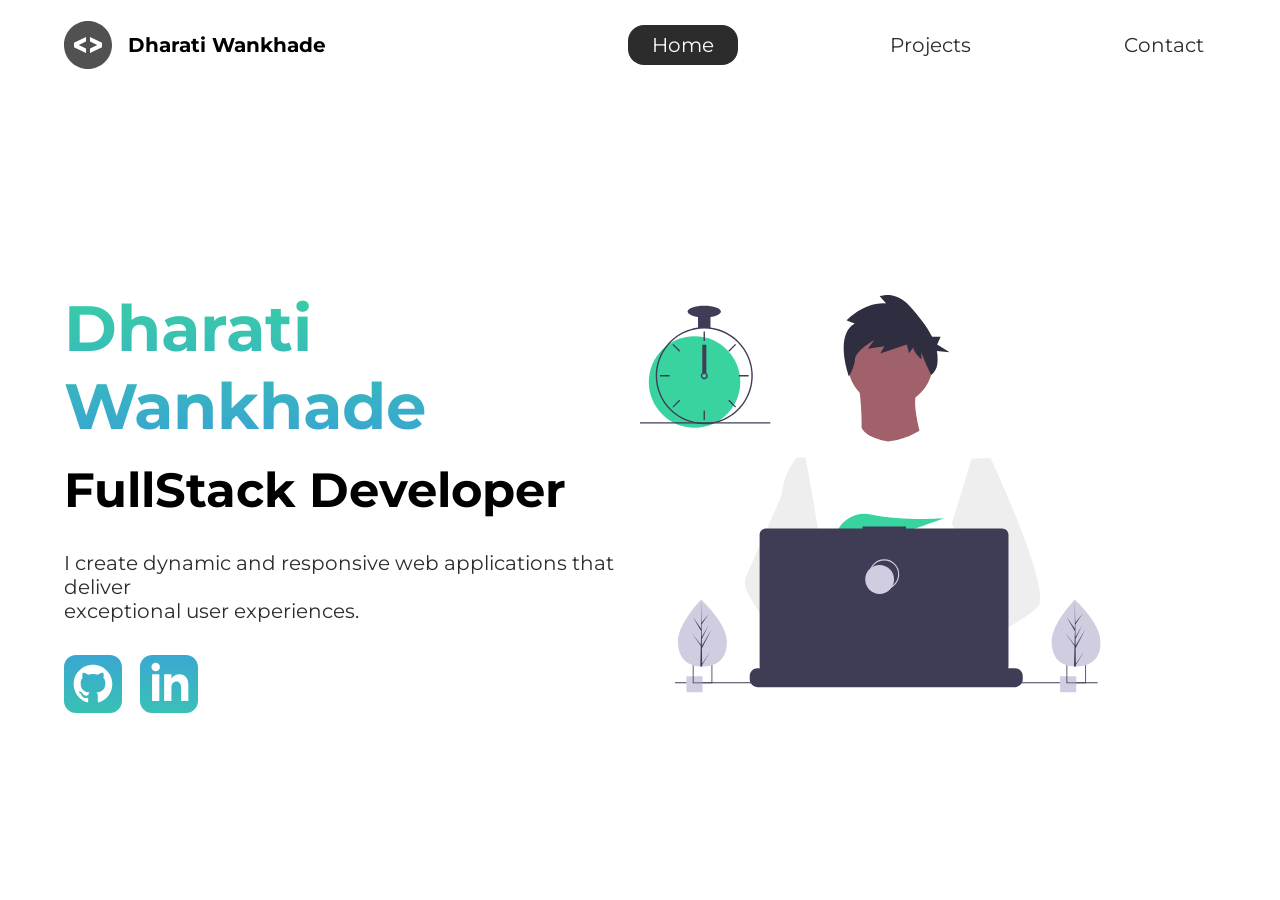
<file: index.html>
<!DOCTYPE html>
<html lang="en">

<head>
    <meta charset="UTF-8">
    <meta name="viewport" content="width=device-width, initial-scale=1.0">
    <meta name="description" content="Dharati Wankhade is a fullstack developer specializes in angular and .net">
    <meta name="'robots" content="index, follow">
    <meta http-equiv="X-UA-Compatible" content="IE=edge">
    <title>Dharati Wankhade | FullStack Developer</title>
    <link rel="preconnect" href="https://fonts.googleapis.com">
<link rel="preconnect" href="https://fonts.gstatic.com" crossorigin>
<link href="https://fonts.googleapis.com/css2?family=Montserrat:ital,wght@0,100..900;1,100..900&family=Pattaya&display=swap" rel="stylesheet">
    <link rel="stylesheet" href="styles/style.css">



</head>

<body>
    <header class="main-head">
        <nav>
            <div class="logo">
                <img src="/icons/code.svg" alt="logo">
                <h1>Dharati Wankhade</h1>
            </div>
            <ul>
                <li><a class="active" href="/">Home</a></li>
                <li><a href="/projects/index.html">Projects</a></li>
                <li><a href="/contact/index.html">Contact</a></li>

            </ul>
        </nav>
    </header>

    <section class="intro">
        <div class="intro-text">
            <h2>Dharati Wankhade</h2>
            <h3>FullStack Developer</h3>
              <p>I create dynamic and responsive web applications that deliver <br/> exceptional user experiences. </p>
            <!-- <p>Welcome to my portfolio! I'm Dharati Wankhade, a passionate FullStack Developer <br/> specializing in Angular
                and .NET technologies. With a strong foundation in both front-end and back-end development, I create
                dynamic and responsive web applications that deliver exceptional user experiences.</p> -->
            <div class="intro-social">
                <a href="#"><img src="/icons/github.svg" alt="github-social-link"></a>
                <a href="#"><img src="/icons/linked-in.svg" alt="linkedin-social-link"></a>

            </div>

        </div>
        <div class="intro-images">
            <svg width="799" height="690" viewBox="0 0 799 690" fill="none" xmlns="http://www.w3.org/2000/svg">
                <g id="undraw_dev_productivity_umsq (1) 1" clip-path="url(#clip0)">
                    <path id="Vector"
                        d="M516.92 624.636C516.92 624.636 512.16 626.266 504.42 628.576C487.31 633.706 455.65 642.216 428.82 643.916C405.72 645.396 386.2 641.836 382.63 626.766C381.1 620.286 383.27 614.956 388 610.576C402.12 597.486 439 592.796 468.25 591.186C476.51 590.736 484.15 590.526 490.51 590.446C501.31 590.306 508.39 590.526 508.39 590.526L508.56 591.186L516.92 624.636Z"
                        fill="#A0616A" />
                    <path id="Vector_2"
                        d="M436.99 672.586C418.61 695.346 342.73 647.666 316.19 629.886C310.41 626.016 306.97 623.566 306.97 623.566L331.25 591.186L338.94 580.936C338.94 580.936 345.82 584.586 355.99 590.526C356.36 590.746 356.73 590.966 357.11 591.186C365.88 596.336 376.89 603.066 388 610.576C403.33 620.946 418.83 632.776 428.82 643.916C438.59 654.806 443.08 665.036 436.99 672.586Z"
                        fill="#A0616A" />
                    <g id="me">
                        <path id="Vector_3"
                            d="M434.672 191.952C475.283 191.607 507.926 158.406 507.582 117.795C507.237 77.1832 474.036 44.5403 433.425 44.8847C392.813 45.2291 360.17 78.4303 360.515 119.042C360.859 159.653 394.06 192.296 434.672 191.952Z"
                            fill="#A0616A" />
                        <path id="Vector_4"
                            d="M379.477 155.65C379.477 155.65 394.216 259.972 373.002 271.875C351.787 283.779 499.929 283.588 499.929 283.588C499.929 283.588 466.124 193.284 480.809 165.449L379.477 155.65Z"
                            fill="#A0616A" />
                        <path id="Vector_5"
                            d="M608.101 283.199L596.257 339.402L571.214 458.308L570.49 464.815L562.138 540.138L556.582 590.177L552.857 623.79C528.584 636.526 510.988 645.326 510.988 645.326C510.988 645.326 509.404 637.719 506.871 627.99C489.805 633.265 458.218 642.043 431.404 643.97C441.266 654.777 445.842 664.969 439.817 672.57C421.63 695.485 345.349 648.45 318.659 630.896C318.077 635.158 317.879 639.464 318.068 643.762L297.626 628.314L299.331 592.359L302.206 531.522L305.819 455.229C304.448 451.975 303.294 448.634 302.364 445.228C295.956 423.161 288.032 379.057 281.928 342.067C277.016 312.298 273.302 287.138 272.517 281.785C272.411 281.086 272.358 280.726 272.358 280.726L384.363 230.094C392.509 248.556 429.865 253.809 429.865 253.809C460.756 251.417 484.847 234.913 484.847 234.913L608.101 283.199Z"
                            fill="white" />
                        <path id="Vector_6"
                            d="M372.285 49.3811L358.49 43.9934C358.49 43.9934 386.969 12.1 426.99 14.513L415.635 2.22366C415.635 2.22366 443.04 -9.01799 468.283 19.6674C481.553 34.7467 496.908 52.4737 506.557 72.5077L521.281 72.3829L515.251 85.9663L536.874 99.3152L514.777 97.0719C516.155 104.471 516.421 112.034 515.566 119.511C514.683 126.991 510.928 133.835 505.094 138.598V138.598C505.094 138.598 487.743 103.449 487.696 97.9443L487.813 111.705C487.813 111.705 473.959 99.4371 473.889 91.1807L466.471 100.877L462.593 85.7717L416.475 101.301L423.87 88.8526L395.157 93.2246L406.278 77.9923C406.278 77.9923 373.932 96.1568 372.811 111.304C371.689 126.452 362.299 140.875 362.299 140.875C362.299 140.875 336.213 70.3294 372.285 49.3811Z"
                            fill="#2F2E41" />
                        <path id="Vector_7"
                            d="M690.215 540.422C682.794 548.605 664.338 560.992 641.951 574.422C633.623 579.413 624.757 584.559 615.71 589.676C594.122 601.889 571.514 614.001 552.857 623.79C528.584 636.526 510.988 645.326 510.988 645.326C510.988 645.326 509.403 637.719 506.871 627.99C503.48 614.968 498.397 598.141 493.184 590.715C493.002 590.456 492.82 590.218 492.638 589.979C491.121 588.022 489.601 586.885 488.112 586.897L562.138 540.138L594.127 519.926L570.489 464.814L540.842 395.683L557.908 339.727L575.062 283.479L608.101 283.199C608.101 283.199 619.243 306.985 633.514 340.166C635.647 345.128 637.851 350.299 640.096 355.64C669.469 425.394 706.176 522.836 690.215 540.422Z"
                            fill="#EEEEEE" />
                        <path id="Vector_8"
                            d="M358.123 591.2C355.41 591.212 352.702 591.456 350.029 591.928C327.074 596.073 320.47 616.94 318.659 630.896C318.077 635.158 317.879 639.464 318.068 643.761L297.626 628.314L290.178 622.687C272.316 616.628 256.353 605.733 242.483 592.84C230.449 581.456 219.634 568.849 210.213 555.223C200.831 541.793 192.448 527.692 185.134 513.034C183.094 508.943 181.977 504.454 181.864 499.884C181.751 495.314 182.644 490.775 184.48 486.588L209.154 430.327L245.218 348.098C245.471 346.146 245.752 344.237 246.059 342.371C252.995 300.511 272.367 281.786 272.367 281.786L287.286 281.659L297.778 341.932L310.813 416.815L302.364 445.227L282.839 510.845L302.205 531.522L358.123 591.2Z"
                            fill="#EEEEEE" />
                    </g>
                    <path id="Vector_9"
                        d="M372.877 415.806L385.631 430.686C390.37 429.783 395.319 428.721 400.416 427.529L396.752 415.806L405.71 426.256C459.707 412.975 526.637 387.155 526.637 387.155C526.637 387.155 454.379 392.453 400.428 380.666C376.558 375.451 351.998 387.284 342.202 409.668C336.508 422.679 337.403 433.951 357.596 433.951C364.419 433.835 371.223 433.195 377.949 432.037L372.877 415.806Z"
                        fill="#38D39F" />
                    <path id="Vector_10"
                        d="M663.65 660.386V666.456C663.654 668.122 663.345 669.774 662.74 671.326C662.472 672.018 662.147 672.687 661.77 673.326C660.578 675.326 658.887 676.983 656.862 678.133C654.838 679.283 652.549 679.887 650.22 679.886H203.67C201.342 679.887 199.053 679.283 197.028 678.133C195.003 676.983 193.312 675.326 192.12 673.326C191.743 672.687 191.419 672.018 191.15 671.326C190.546 669.774 190.237 668.122 190.24 666.456V660.386C190.24 658.622 190.587 656.876 191.262 655.246C191.936 653.616 192.926 652.136 194.173 650.888C195.42 649.641 196.901 648.652 198.53 647.977C200.16 647.302 201.906 646.955 203.67 646.956H229.41V644.126C229.41 644.052 229.425 643.979 229.453 643.911C229.481 643.843 229.522 643.782 229.574 643.73C229.626 643.678 229.688 643.636 229.756 643.608C229.824 643.58 229.897 643.566 229.97 643.566H243.4C243.474 643.566 243.547 643.58 243.615 643.608C243.683 643.636 243.745 643.678 243.797 643.73C243.849 643.782 243.89 643.843 243.918 643.911C243.946 643.979 243.96 644.052 243.96 644.126V646.956H252.35V644.126C252.35 644.052 252.365 643.979 252.393 643.911C252.421 643.843 252.462 643.782 252.514 643.73C252.566 643.678 252.628 643.636 252.696 643.608C252.764 643.58 252.837 643.566 252.91 643.566H266.34C266.414 643.566 266.487 643.58 266.555 643.608C266.623 643.636 266.684 643.678 266.736 643.73C266.789 643.782 266.83 643.843 266.858 643.911C266.886 643.979 266.9 644.052 266.9 644.126V646.956H275.3V644.126C275.3 644.052 275.315 643.979 275.343 643.911C275.371 643.843 275.412 643.782 275.464 643.73C275.516 643.678 275.578 643.636 275.646 643.608C275.714 643.58 275.787 643.566 275.86 643.566H289.29C289.364 643.566 289.437 643.58 289.505 643.608C289.573 643.636 289.634 643.678 289.686 643.73C289.739 643.782 289.78 643.843 289.808 643.911C289.836 643.979 289.85 644.052 289.85 644.126V646.956H298.24V644.126C298.24 644.052 298.255 643.979 298.283 643.911C298.311 643.843 298.352 643.782 298.404 643.73C298.456 643.678 298.518 643.636 298.586 643.608C298.654 643.58 298.727 643.566 298.8 643.566H312.23C312.304 643.566 312.377 643.58 312.445 643.608C312.513 643.636 312.574 643.678 312.626 643.73C312.678 643.782 312.72 643.843 312.748 643.911C312.776 643.979 312.79 644.052 312.79 644.126V646.956H321.18V644.126C321.18 644.052 321.194 643.979 321.223 643.911C321.251 643.843 321.292 643.782 321.344 643.73C321.396 643.678 321.458 643.636 321.526 643.608C321.594 643.58 321.667 643.566 321.74 643.566H335.17C335.244 643.566 335.317 643.58 335.385 643.608C335.453 643.636 335.514 643.678 335.566 643.73C335.618 643.782 335.66 643.843 335.688 643.911C335.716 643.979 335.73 644.052 335.73 644.126V646.956H344.13V644.126C344.13 644.052 344.145 643.979 344.173 643.911C344.201 643.843 344.242 643.782 344.294 643.73C344.346 643.678 344.408 643.636 344.476 643.608C344.544 643.58 344.617 643.566 344.69 643.566H358.12C358.194 643.566 358.267 643.58 358.335 643.608C358.403 643.636 358.464 643.678 358.516 643.73C358.569 643.782 358.61 643.843 358.638 643.911C358.666 643.979 358.68 644.052 358.68 644.126V646.956H367.07V644.126C367.07 644.052 367.085 643.979 367.113 643.911C367.141 643.843 367.182 643.782 367.234 643.73C367.286 643.678 367.348 643.636 367.416 643.608C367.484 643.58 367.557 643.566 367.63 643.566H472.83C472.904 643.566 472.977 643.58 473.045 643.608C473.113 643.636 473.174 643.678 473.227 643.73C473.279 643.782 473.32 643.843 473.348 643.911C473.376 643.979 473.39 644.052 473.39 644.126V646.956H481.79V644.126C481.79 644.052 481.804 643.979 481.833 643.911C481.861 643.843 481.902 643.782 481.954 643.73C482.006 643.678 482.068 643.636 482.136 643.608C482.204 643.58 482.277 643.566 482.35 643.566H495.78C495.928 643.567 496.07 643.627 496.175 643.732C496.279 643.836 496.339 643.978 496.34 644.126V646.956H504.73V644.126C504.73 644.052 504.745 643.979 504.773 643.911C504.801 643.843 504.842 643.782 504.894 643.73C504.946 643.678 505.008 643.636 505.076 643.608C505.144 643.58 505.217 643.566 505.29 643.566H518.72C518.794 643.566 518.867 643.58 518.935 643.608C519.003 643.636 519.065 643.678 519.117 643.73C519.169 643.782 519.21 643.843 519.238 643.911C519.266 643.979 519.28 644.052 519.28 644.126V646.956H527.67V644.126C527.67 644.052 527.685 643.979 527.713 643.911C527.741 643.843 527.782 643.782 527.834 643.73C527.886 643.678 527.948 643.636 528.016 643.608C528.084 643.58 528.157 643.566 528.23 643.566H541.66C541.734 643.566 541.807 643.58 541.875 643.608C541.943 643.636 542.005 643.678 542.057 643.73C542.109 643.782 542.15 643.843 542.178 643.911C542.206 643.979 542.22 644.052 542.22 644.126V646.956H550.62V644.126C550.62 644.052 550.635 643.979 550.663 643.911C550.691 643.843 550.732 643.782 550.784 643.73C550.836 643.678 550.898 643.636 550.966 643.608C551.034 643.58 551.107 643.566 551.18 643.566H564.61C564.757 643.568 564.898 643.628 565.001 643.733C565.104 643.837 565.161 643.979 565.16 644.126V646.956H573.56V644.126C573.56 644.052 573.575 643.979 573.603 643.911C573.631 643.843 573.672 643.782 573.724 643.73C573.776 643.678 573.838 643.636 573.906 643.608C573.974 643.58 574.047 643.566 574.12 643.566H587.55C587.624 643.566 587.697 643.58 587.765 643.608C587.833 643.636 587.895 643.678 587.947 643.73C587.999 643.782 588.04 643.843 588.068 643.911C588.096 643.979 588.11 644.052 588.11 644.126V646.956H596.5V644.126C596.5 644.052 596.515 643.979 596.543 643.911C596.571 643.843 596.612 643.782 596.664 643.73C596.716 643.678 596.778 643.636 596.846 643.608C596.914 643.58 596.987 643.566 597.06 643.566H610.49C610.564 643.566 610.637 643.58 610.705 643.608C610.773 643.636 610.835 643.678 610.887 643.73C610.939 643.782 610.98 643.843 611.008 643.911C611.036 643.979 611.05 644.052 611.05 644.126V646.956H650.22C651.984 646.955 653.731 647.302 655.36 647.977C656.99 648.652 658.471 649.641 659.718 650.888C660.965 652.136 661.954 653.616 662.629 655.246C663.304 656.876 663.651 658.622 663.65 660.386Z"
                        fill="#3F3D56" />
                    <path id="Vector_11" d="M793.5 671.326H60.5V673.326H793.5V671.326Z" fill="#3F3D56" />
                    <path id="Vector_12"
                        d="M627.694 404.757H461.251V401.326H385.78V404.757H218.651C215.665 404.757 212.801 405.943 210.69 408.054C208.578 410.166 207.392 413.029 207.392 416.015V643.927C207.392 646.913 208.578 649.776 210.69 651.888C212.801 653.999 215.665 655.185 218.651 655.185H627.694C630.68 655.185 633.544 653.999 635.655 651.888C637.767 649.776 638.953 646.913 638.953 643.927V416.015C638.953 414.537 638.662 413.073 638.096 411.707C637.53 410.341 636.701 409.1 635.655 408.054C634.61 407.009 633.369 406.18 632.003 405.614C630.637 405.048 629.173 404.757 627.694 404.757Z"
                        fill="#3F3D56" />
                    <path id="Vector_13"
                        d="M423.5 509.326C437.307 509.326 448.5 498.133 448.5 484.326C448.5 470.519 437.307 459.326 423.5 459.326C409.693 459.326 398.5 470.519 398.5 484.326C398.5 498.133 409.693 509.326 423.5 509.326Z"
                        stroke="#D0CDE1" stroke-width="2" stroke-miterlimit="10" />
                    <path id="Vector_14"
                        d="M415.5 518.326C429.307 518.326 440.5 507.133 440.5 493.326C440.5 479.519 429.307 468.326 415.5 468.326C401.693 468.326 390.5 479.519 390.5 493.326C390.5 507.133 401.693 518.326 415.5 518.326Z"
                        fill="#D0CDE1" />
                    <path id="Vector_15" d="M108.446 661.223H80.4463V689.223H108.446V661.223Z" fill="#D0CDE1" />
                    <path id="Vector_16"
                        d="M91.4502 639.223V673.223H125.45V639.223H91.4502ZM123.97 671.743H92.9202V640.703H123.97V671.743Z"
                        fill="#3F3D56" />
                    <path id="Vector_17" d="M756.446 661.223H728.446V689.223H756.446V661.223Z" fill="#D0CDE1" />
                    <path id="Vector_18"
                        d="M739.45 639.223V673.223H773.45V639.223H739.45ZM771.97 671.743H740.92V640.703H771.97V671.743Z"
                        fill="#3F3D56" />
                    <path id="Vector_19"
                        d="M94.5802 230.113C138.399 230.113 173.921 194.592 173.921 150.773C173.921 106.955 138.399 71.4326 94.5802 71.4326C50.7617 71.4326 15.2397 106.955 15.2397 150.773C15.2397 194.592 50.7617 230.113 94.5802 230.113Z"
                        fill="#38D39F" />
                    <path id="Vector_20"
                        d="M122.229 56.4899C115.045 55.5763 107.774 55.5763 100.59 56.4899C84.586 58.5913 69.5203 65.2398 57.181 75.6465C44.8417 86.0532 35.7467 99.7813 30.9754 115.202C28.8053 122.229 27.5764 129.514 27.3208 136.864C27.2848 137.886 27.2607 138.92 27.2607 139.954C27.283 162.264 36.1559 183.655 51.932 199.431C67.7082 215.207 89.0989 224.08 111.41 224.103C113.201 224.103 114.992 224.042 116.759 223.934C120.907 223.674 125.03 223.103 129.093 222.227C148.495 218.055 165.798 207.161 177.947 191.468C190.095 175.776 196.308 156.295 195.487 136.467C194.665 116.638 186.863 97.738 173.459 83.1039C160.054 68.4698 141.909 59.0435 122.229 56.4899H122.229ZM137.748 217.347H137.736C130.959 219.659 123.905 221.062 116.759 221.518C114.992 221.638 113.201 221.698 111.41 221.698C89.7377 221.672 68.961 213.051 53.6367 197.727C38.3123 182.402 29.6914 161.626 29.6649 139.954C29.6649 138.92 29.689 137.886 29.725 136.864C30.5514 115.744 39.5156 95.7617 54.7411 81.1008C69.9666 66.44 90.273 58.237 111.41 58.2089C130.776 58.21 149.513 65.0865 164.283 77.6131C179.052 90.1398 188.895 107.503 192.057 126.61C195.219 145.716 191.496 165.325 181.55 181.942C171.604 198.559 156.081 211.106 137.748 217.347H137.748Z"
                        fill="#3F3D56" />
                    <path id="Vector_21" d="M112.612 63.0176H110.208V79.8474H112.612V63.0176Z" fill="#3F3D56" />
                    <path id="Vector_22"
                        d="M57.8578 84.7018L56.1577 86.4019L68.0582 98.3023L69.7582 96.6022L57.8578 84.7018Z"
                        fill="#3F3D56" />
                    <path id="Vector_23" d="M34.4736 138.751V141.156H51.3034V138.751H34.4736Z" fill="#3F3D56" />
                    <path id="Vector_24"
                        d="M56.1578 193.506L57.8579 195.206L69.7584 183.306L68.0583 181.606L56.1578 193.506Z"
                        fill="#3F3D56" />
                    <path id="Vector_25"
                        d="M153.062 96.6022L154.762 98.3022L166.662 86.4018L164.962 84.7017L153.062 96.6022Z"
                        fill="#3F3D56" />
                    <path id="Vector_26" d="M171.516 138.751V141.156H188.346V138.751H171.516Z" fill="#3F3D56" />
                    <path id="Vector_27"
                        d="M154.762 181.605L153.062 183.305L164.962 195.206L166.662 193.506L154.762 181.605Z"
                        fill="#3F3D56" />
                    <path id="Vector_28" d="M112.612 200.06H110.208V216.89H112.612V200.06Z" fill="#3F3D56" />
                    <path id="Vector_29"
                        d="M115.016 135.145C113.976 134.365 112.711 133.943 111.41 133.943C110.11 133.943 108.844 134.365 107.804 135.145C107.091 135.686 106.505 136.375 106.085 137.165C105.552 138.181 105.322 139.329 105.421 140.473C105.52 141.616 105.944 142.707 106.644 143.617C107.343 144.527 108.288 145.218 109.368 145.608C110.447 145.997 111.616 146.07 112.735 145.817C113.855 145.564 114.878 144.996 115.685 144.179C116.492 143.363 117.048 142.333 117.288 141.21C117.528 140.088 117.441 138.92 117.039 137.846C116.636 136.771 115.935 135.834 115.017 135.145H115.016ZM111.41 143.56C110.454 143.557 109.539 143.176 108.863 142.501C108.187 141.825 107.807 140.909 107.804 139.954C107.808 139.224 108.03 138.513 108.441 137.91C108.793 137.4 109.271 136.989 109.828 136.718C110.386 136.446 111.004 136.323 111.623 136.361C112.241 136.398 112.84 136.594 113.361 136.931C113.881 137.267 114.307 137.732 114.595 138.281C114.883 138.83 115.025 139.444 115.007 140.063C114.989 140.683 114.811 141.287 114.491 141.818C114.17 142.349 113.719 142.788 113.179 143.093C112.639 143.398 112.03 143.559 111.41 143.56V143.56Z"
                        fill="#3F3D56" />
                    <path id="Vector_30" d="M122.229 35.3687H100.591V57.007H122.229V35.3687Z" fill="#3F3D56" />
                    <path id="Vector_31"
                        d="M111.41 38.9748C127.344 38.9748 140.261 34.4 140.261 28.7567C140.261 23.1134 127.344 18.5386 111.41 18.5386C95.4757 18.5386 82.5586 23.1134 82.5586 28.7567C82.5586 34.4 95.4757 38.9748 111.41 38.9748Z"
                        fill="#3F3D56" />
                    <path id="clock-arrow" d="M115 86H108V135H115V86Z" fill="#3F3D56" />
                    <path id="Vector_32" d="M226 220.44H0V222.844H226V220.44Z" fill="#3F3D56" />
                    <g id="plant-left">
                        <path id="Vector_33"
                            d="M150.594 599.754C151.527 631.704 132.858 643.413 109.43 644.097C108.886 644.113 108.344 644.123 107.805 644.126C106.719 644.135 105.643 644.117 104.577 644.072C83.3891 643.193 66.6172 631.945 65.7495 602.232C64.8515 571.482 103.018 531.529 105.882 528.574L105.887 528.571C105.996 528.458 106.052 528.402 106.052 528.402C106.052 528.402 149.661 567.807 150.594 599.754Z"
                            fill="#D0CDE1" />
                        <path id="Vector_34"
                            d="M107.744 639.255L122.626 617.124L107.774 641.636L107.805 644.126C106.719 644.135 105.643 644.117 104.577 644.072L105.315 612.06L105.295 611.813L105.322 611.766L105.393 608.741L89.0952 585.078L105.374 606.477L105.432 607.116L105.989 582.93L91.9122 558.397L106.029 578.681L105.882 528.574L105.882 528.407L105.887 528.571L106.821 568.062L119.651 552.021L106.863 571.464L107.143 593.098L118.949 571.984L107.187 596.279L107.343 608.308L124.512 578.897L107.395 612.505L107.744 639.255Z"
                            fill="#3F3D56" />
                    </g>
                    <g id="plant-right">
                        <path id="Vector_35"
                            d="M798.594 599.754C799.527 631.704 780.858 643.413 757.43 644.097C756.886 644.113 756.344 644.123 755.805 644.126C754.719 644.135 753.643 644.117 752.577 644.072C731.389 643.193 714.617 631.945 713.749 602.232C712.851 571.482 751.018 531.529 753.882 528.574L753.887 528.571C753.996 528.458 754.052 528.402 754.052 528.402C754.052 528.402 797.661 567.807 798.594 599.754Z"
                            fill="#D0CDE1" />
                        <path id="Vector_36"
                            d="M755.744 639.255L770.626 617.124L755.774 641.636L755.805 644.126C754.719 644.135 753.643 644.117 752.577 644.072L753.315 612.06L753.295 611.813L753.323 611.766L753.393 608.741L737.095 585.078L753.374 606.477L753.432 607.116L753.989 582.93L739.912 558.397L754.029 578.681L753.882 528.574L753.882 528.407L753.887 528.571L754.821 568.062L767.651 552.021L754.864 571.464L755.143 593.098L766.949 571.984L755.187 596.279L755.343 608.308L772.512 578.897L755.395 612.505L755.744 639.255Z"
                            fill="#3F3D56" />
                    </g>
                </g>
                <defs>
                    <clipPath id="clip0">
                        <rect width="798.627" height="689.223" fill="white" />
                    </clipPath>
                </defs>
            </svg>
            <img class="splash" src="/img/splash.svg" alt="splash image">
        </div>
    </section>


</body>

</html>
</file>
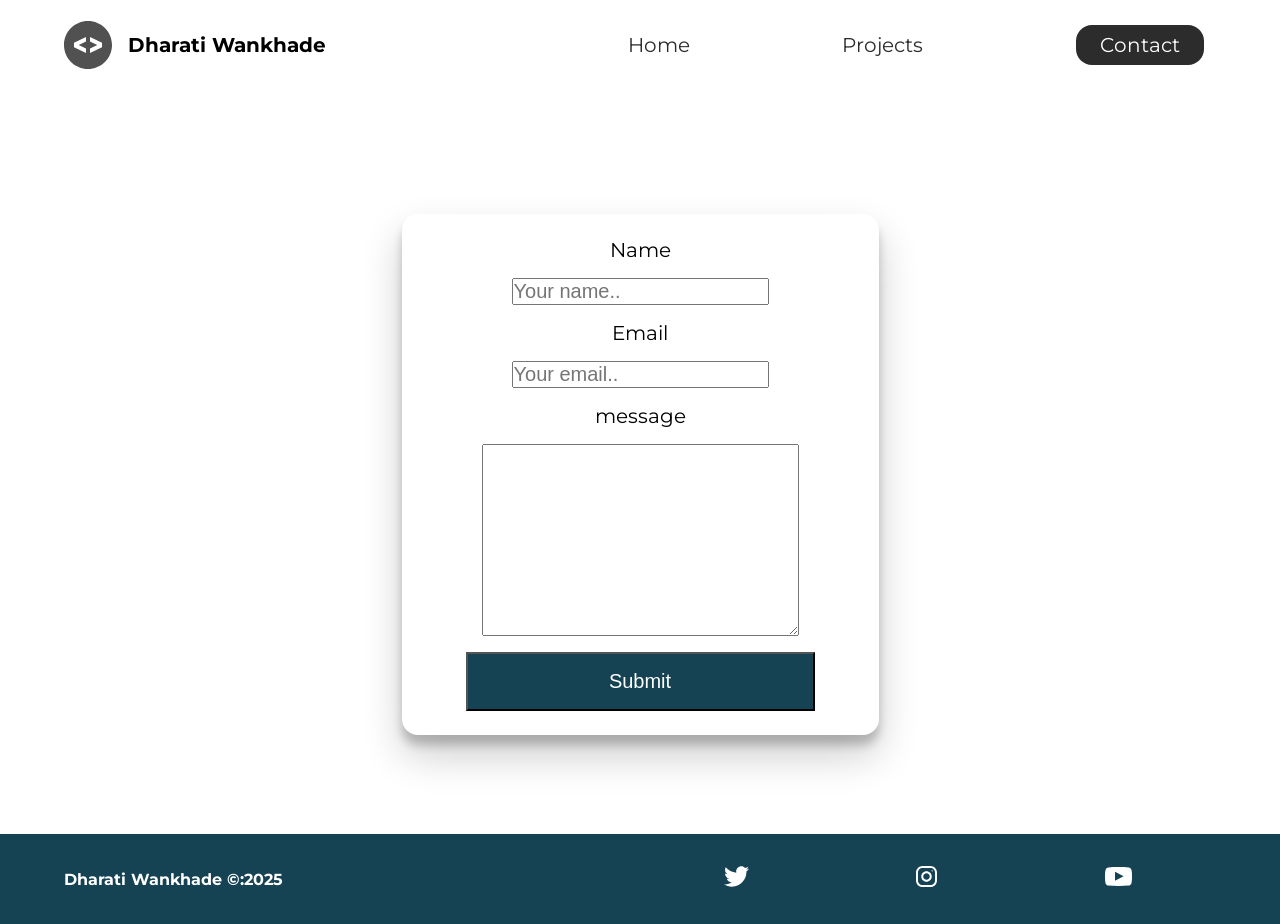
<file: contact/index.html>
<!DOCTYPE html>
<html lang="en">

<head>
    <meta charset="UTF-8">
    <meta name="viewport" content="width=device-width, initial-scale=1.0">
    <meta name="description" content="Dharati Wankhade is a fullstack developer specializes in angular and .net">
    <meta name="'robots" content="index, follow">
    <meta http-equiv="X-UA-Compatible" content="IE=edge">
    <title>Dharati Wankhade | FullStack Developer</title>
    <link rel="preconnect" href="https://fonts.googleapis.com">
    <link rel="preconnect" href="https://fonts.gstatic.com" crossorigin>
    <link
        href="https://fonts.googleapis.com/css2?family=Montserrat:ital,wght@0,100..900;1,100..900&family=Pattaya&display=swap"
        rel="stylesheet">
    <link rel="stylesheet" href="../styles/style.css">



</head>

<body>
    <header class="main-head">
        <nav>
            <div class="logo">
                <img src="../icons/code.svg" alt="logo">
                <h1>Dharati Wankhade</h1>
            </div>
            <ul>
                <li><a href="../index.html">Home</a></li>
                <li><a href="../projects/index.html">Projects</a></li>
                <li><a class="active" href="./index.html">Contact</a></li>

            </ul>
        </nav>
    </header>
    <section class="form-section">
        <form>
            <label for="name">Name</label>
            <input type="text name=" name" id="name" placeholder="Your name.." >
            <label for="email">Email</label>
            <input type="email" id="email" name="email" placeholder="Your email..">
            <label for="message">message</label>
            <textarea name="message" id="message" cols="30" rows="10"></textarea>
            <button type="submit">Submit</button>
        </form>

    </section>
    <footer>
        <h4>Dharati Wankhade &copy:2025</h4>
        <ul>
            <li><a href="#"><img src="../icons/twitter 1.svg" alt="twitter"></a></li>
            <li><a href="#"><img src="../icons/instagram 1.svg" alt="instagram"></a></li>
            <li><a href="#"><img src="../icons/youtube-symbol 1.svg" alt="youtube"></a></li>
        </ul>
    </footer>



</body>

</html>
</file>
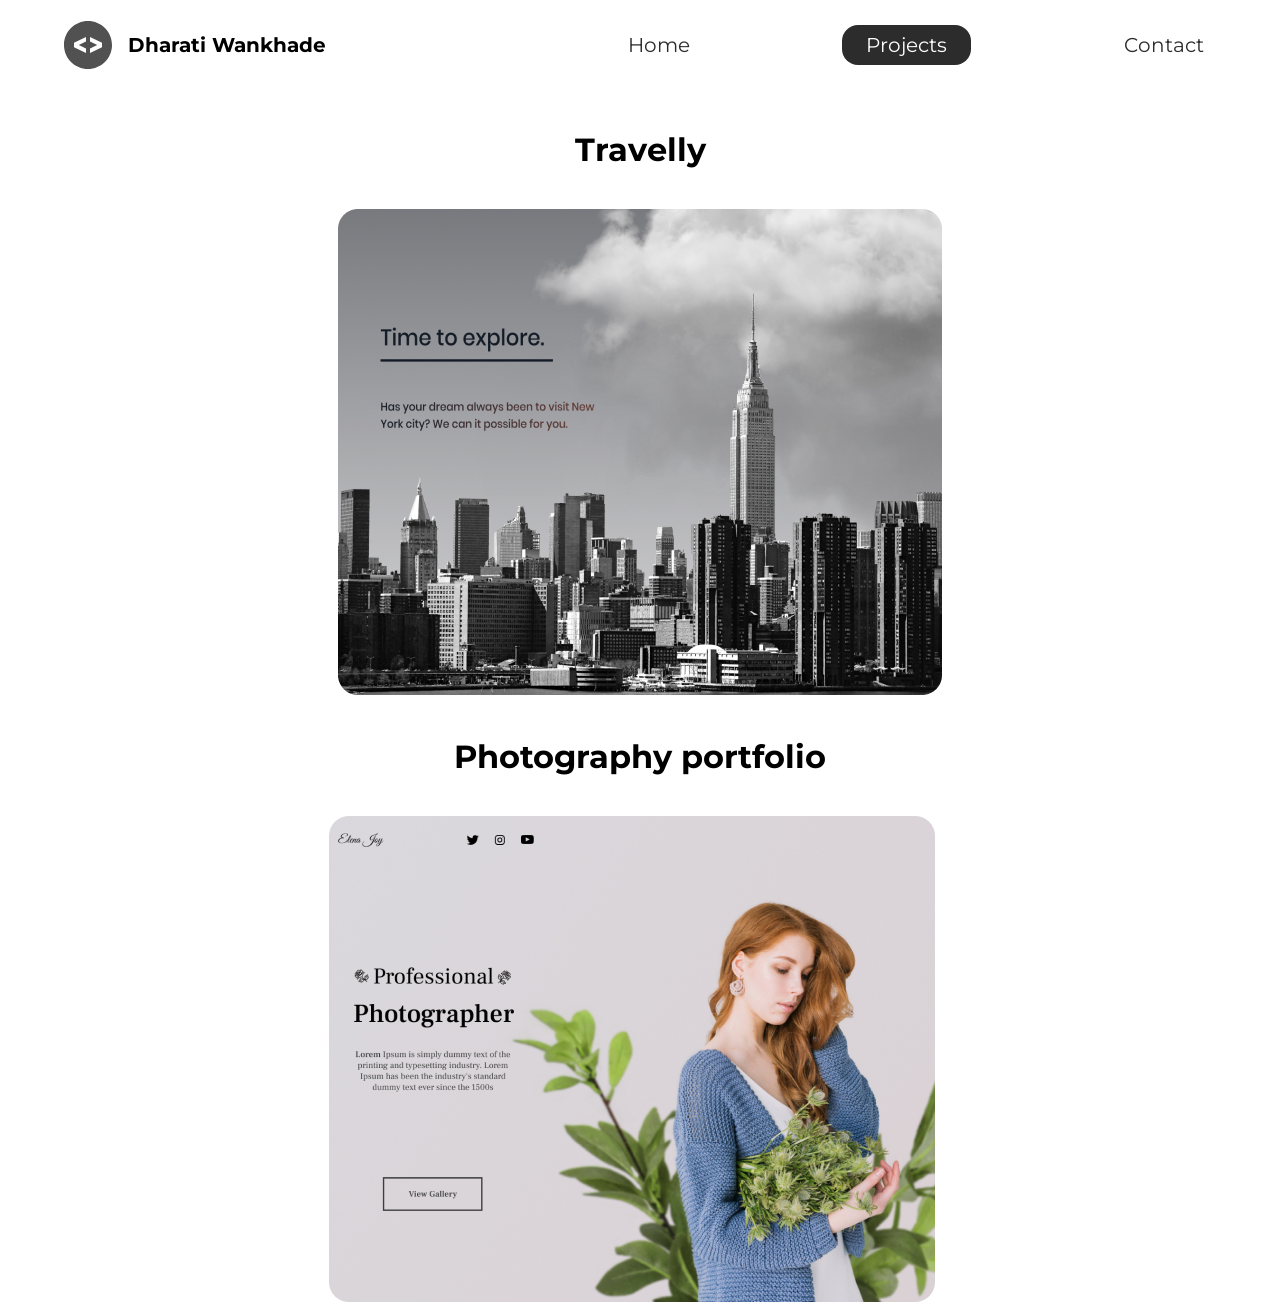
<file: projects/index.html>
<!DOCTYPE html>
<html lang="en">

<head>
    <meta charset="UTF-8">
    <meta name="viewport" content="width=device-width, initial-scale=1.0">
    <meta name="description" content="Dharati Wankhade is a fullstack developer specializes in angular and .net">
    <meta name="'robots" content="index, follow">
    <meta http-equiv="X-UA-Compatible" content="IE=edge">
    <title>Dharati Wankhade | FullStack Developer</title>
    <link rel="preconnect" href="https://fonts.googleapis.com">
<link rel="preconnect" href="https://fonts.gstatic.com" crossorigin>
<link href="https://fonts.googleapis.com/css2?family=Montserrat:ital,wght@0,100..900;1,100..900&family=Pattaya&display=swap" rel="stylesheet">
    <link rel="stylesheet" href="../styles/style.css">



</head>

<body>
    <header class="main-head">
        <nav>
            <div class="logo">
                <img src="../icons/code.svg" alt="logo">
                <h1>Dharati Wankhade</h1>
            </div>
            <ul>
                <li><a  href="../index.html">Home</a></li>
                <li><a class="active" href="./index.html">Projects</a></li>
                <li><a href="../contact/index.html">Contact</a></li>

            </ul>
        </nav>
    </header>
    <section class="projects">
        <div class="travelly">
            <h2>Travelly</h2>
            <img src="../img/travelly.jpg" alt="travelly project">
        </div>
        <div class="elena">
            <h2>Photography portfolio</h2>
            <img src="../img/elena-joy.jpg" alt="photography portfolio project">
        </div>
    </section>

    


</body>

</html>
</file>
<file: styles/style.css>
/* Global Styles */
* {
  margin: 0;
  padding: 0;
  box-sizing: border-box;
}

html {
  font-size: 62.5%;
  scroll-behavior: smooth;
}

body {
  font-family: "Montserrat", sans-serif;
}

h1 {
  font-size: 2.5rem;
}

li,
button,
label,
input,
p, a {
  font-size: 2.5rem;
}

h2 {
  font-size: 4rem;
}

h3 {
  font-size: 2.5rem;
}

h4,
h5 {
  font-size: 2rem;
}

ul {
  list-style: none;
}

a {
  text-decoration: none;
  color: #2c2c2c;
}

.main-head {
  width: 95%;
  margin: 0 0 0 auto;
}

nav {
  display: flex;
  flex-direction: row;
  justify-content: space-between;
  align-items: center;
  flex-wrap: wrap;
  min-height: 10vh;
  width: 60%;
}
nav .logo {
  display: flex;
  flex-direction: row;
  justify-content: flex-start;
  align-items: center;
  flex: 1 1 10rem;
}
nav .logo h1 {
  margin: 2rem;
}
nav ul {
  display: flex;
  flex-direction: row;
  justify-content: space-around;
  align-items: center;
  flex: 1 1 40rem;
}

.intro {
  min-height: 90vh;
  width: 90%;
  margin: auto;
  flex-wrap: wrap;
  display: flex;
  flex-direction: row;
  justify-content: space-between;
  align-items: center;
}
.intro h2 {
  font-size: 8rem;
  padding-top: 2rem;
  background: linear-gradient(#38d39f, #38a4d3);
  -webkit-background-clip: text;
          background-clip: text;
  -webkit-text-fill-color: transparent;
  display: inline-block;
}
.intro h3 {
  font-size: 6rem;
  padding: 2rem 0rem;
}
.intro p {
  padding-top: 2rem;
  color: #2c2c2c;
}

.splash {
  height: 100%;
  z-index: -1;
  top: 0;
  position: absolute;
  right: 0;
}

.intro-social {
  margin-top: 4rem;
}
.intro-social a {
  margin-right: 2rem;
}

.active {
  background: #2c2c2c;
  color: white;
  padding: 1rem 3rem;
  border-radius: 2rem;
}

.intro-text, .intro-image {
  flex: 1 1 40rem;
}

#plant-left {
  animation: plant 1.5s ease infinite alternate;
}

#plant-right {
  animation: plant 1.5s ease infinite alternate 0.5s;
}

#me {
  animation: my ease infinite alternate 0.5s;
  transform-origin: bottom;
}

#clock-arrow {
  animation: clock 1.5s infinite linear;
  transform-box: fill-box;
  transform-origin: bottom;
}

/* animation */
@keyframes my {
  from {
    transform: rotateZ(-5deg);
  }
  to {
    transform: rotateZ(5deg);
  }
}
@keyframes clock {
  from {
    transform: rotateZ(0deg);
  }
  to {
    transform: rotateZ(360deg);
  }
}
@keyframes plant {
  from {
    transform: translateY(0%);
  }
  to {
    transform: translateY(-30%);
  }
}
.projects {
  width: 90%;
  margin: auto;
  min-height: 90vh;
  display: flex;
  flex-direction: row;
  justify-content: space-between;
  align-items: center;
  flex-wrap: wrap;
  text-align: center;
}
.projects h2 {
  margin: 5rem;
}

.travelly, .elena {
  flex: 1 1 40rem;
}

.form-section {
  min-height: 80vh;
  display: flex;
  flex-direction: row;
  justify-content: center;
  align-items: center;
  margin-top: 3rem;
}
.form-section form {
  padding: 3rem 8rem;
  box-shadow: 0px 10px 10px rgba(0, 0, 0, 0.2), 0px 20px 40px rgba(0, 0, 0, 0.2);
  display: flex;
  flex-direction: column;
  justify-content: center;
  align-items: center;
  border-radius: 2rem;
}
.form-section form input, .form-section form textarea {
  margin: 2rem;
}
.form-section form input:focus, .form-section form textarea:focus {
  outline: 2px solid black;
}
.form-section form textarea {
  font-family: "Montserrat", sans-serif;
  font-size: 2rem;
}
.form-section form button {
  width: 100%;
  padding: 2rem;
  background: #154353;
  color: white;
  cursor: pointer;
}
.form-section form button:hover {
  background: black;
}

footer {
  background: #154353;
  color: white;
  min-height: 10vh;
  padding: 0% 5%;
  display: flex;
  flex-direction: row;
  justify-content: flex-start;
  align-items: center;
  flex-wrap: wrap;
}
footer ul {
  display: flex;
  flex-direction: row;
  justify-content: space-around;
  align-items: center;
  flex: 1 1 40rem;
}
footer h4 {
  flex: 1 1 40rem;
}

@media screen and (max-width: 1705px) {
  html {
    font-size: 53%;
  }
  .splash {
    width: 60%;
  }
}
@media screen and (max-width: 1560px) {
  html {
    font-size: 50%;
  }
  .splash {
    display: none;
  }
  svg {
    width: 80%;
  }
  nav {
    width: 100%;
  }
  .intro-images {
    flex: 1 1 40rem;
  }
  .intro-images .travelly, .intro-images .elena {
    flex: 1 1 50rem;
  }
}
@media screen and (max-width: 1024px) {
  html {
    font-size: 40%;
  }
  .intro-text, .intro-image {
    flex: 1 1 100%;
  }
  .intro {
    display: flex;
    flex-direction: column;
    justify-content: center;
    align-items: center;
    text-align: center;
  }
}
@media screen and (max-width: 768px) {
  html {
    font-size: 35%;
  }
  .intro {
    display: flex;
    flex-direction: column;
    justify-content: center;
    align-items: center;
    text-align: center;
  }
  .intro-text, .intro-image {
    flex: 1 1 100%;
  }
  h2 {
    font-size: 6rem;
  }
  h3 {
    font-size: 4rem;
  }
  form {
    padding: 0rem;
    width: 100%;
  }
}/*# sourceMappingURL=style.css.map */
</file>
